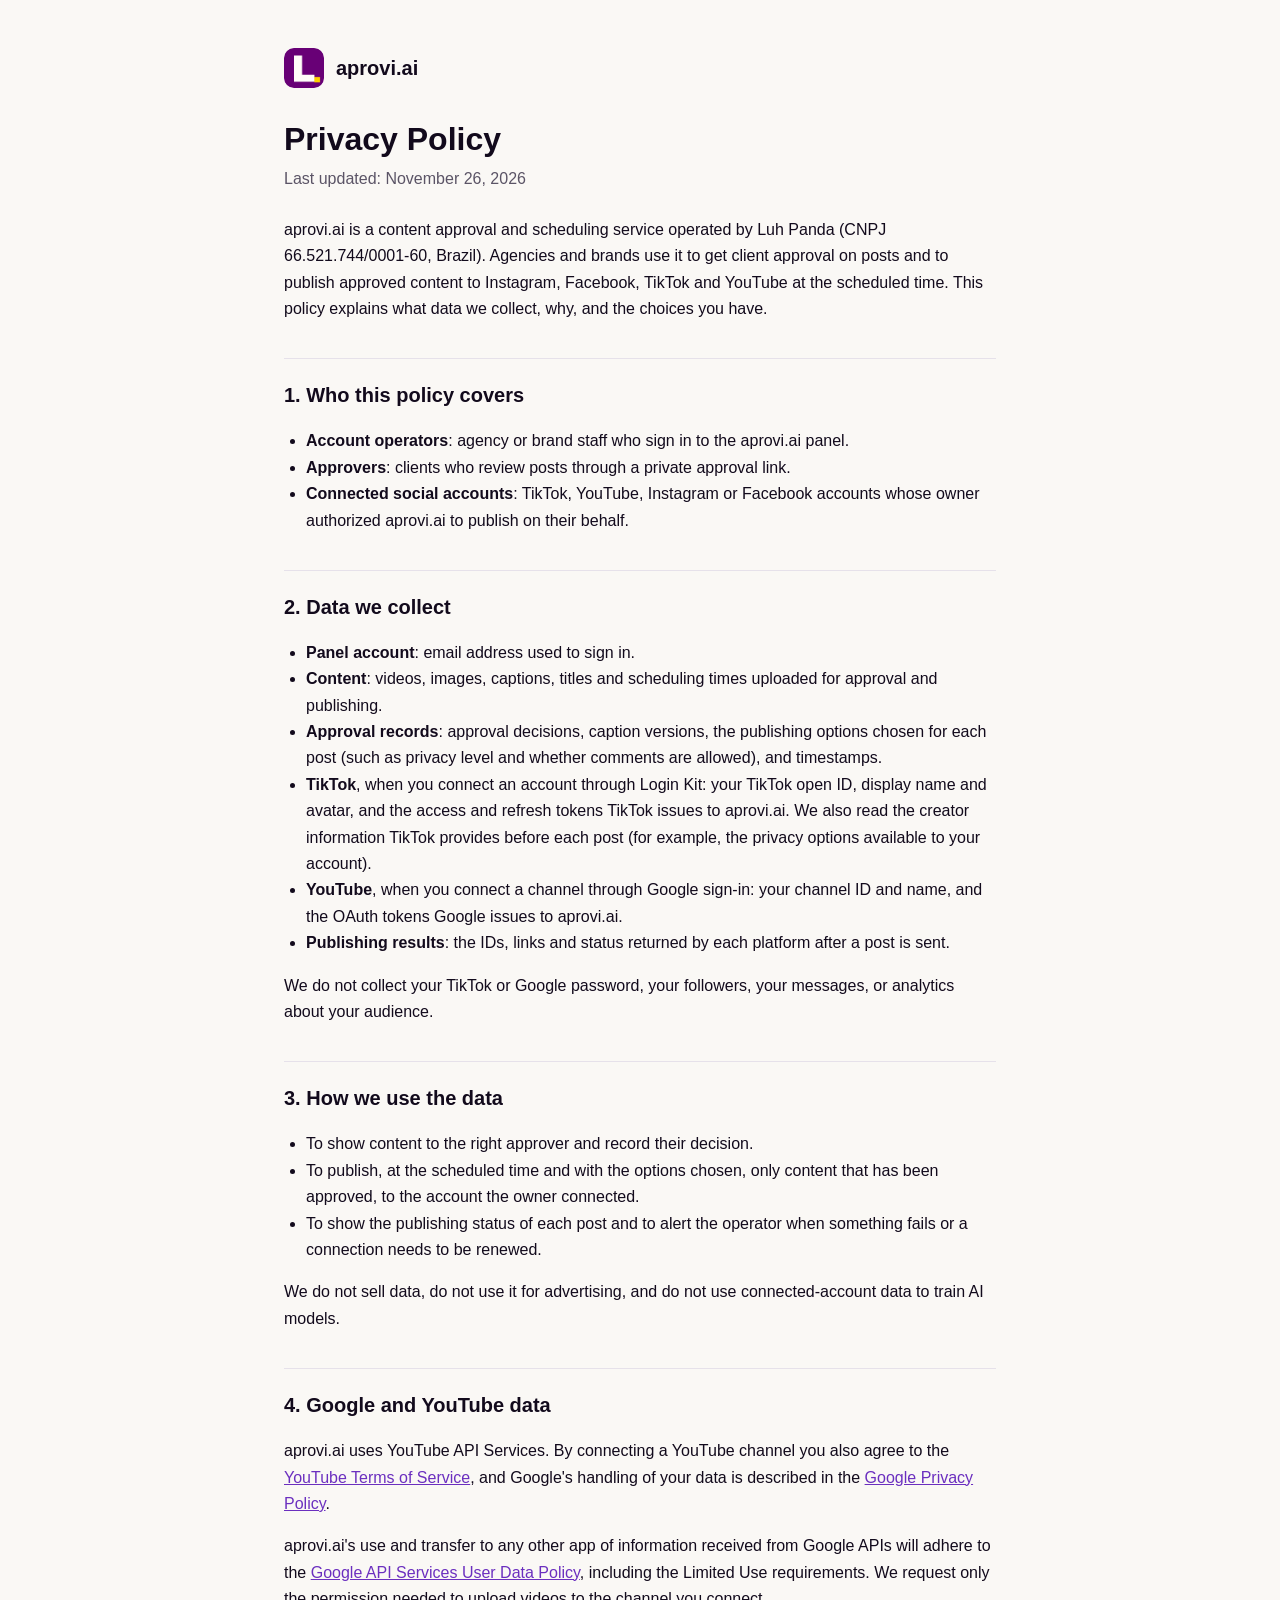
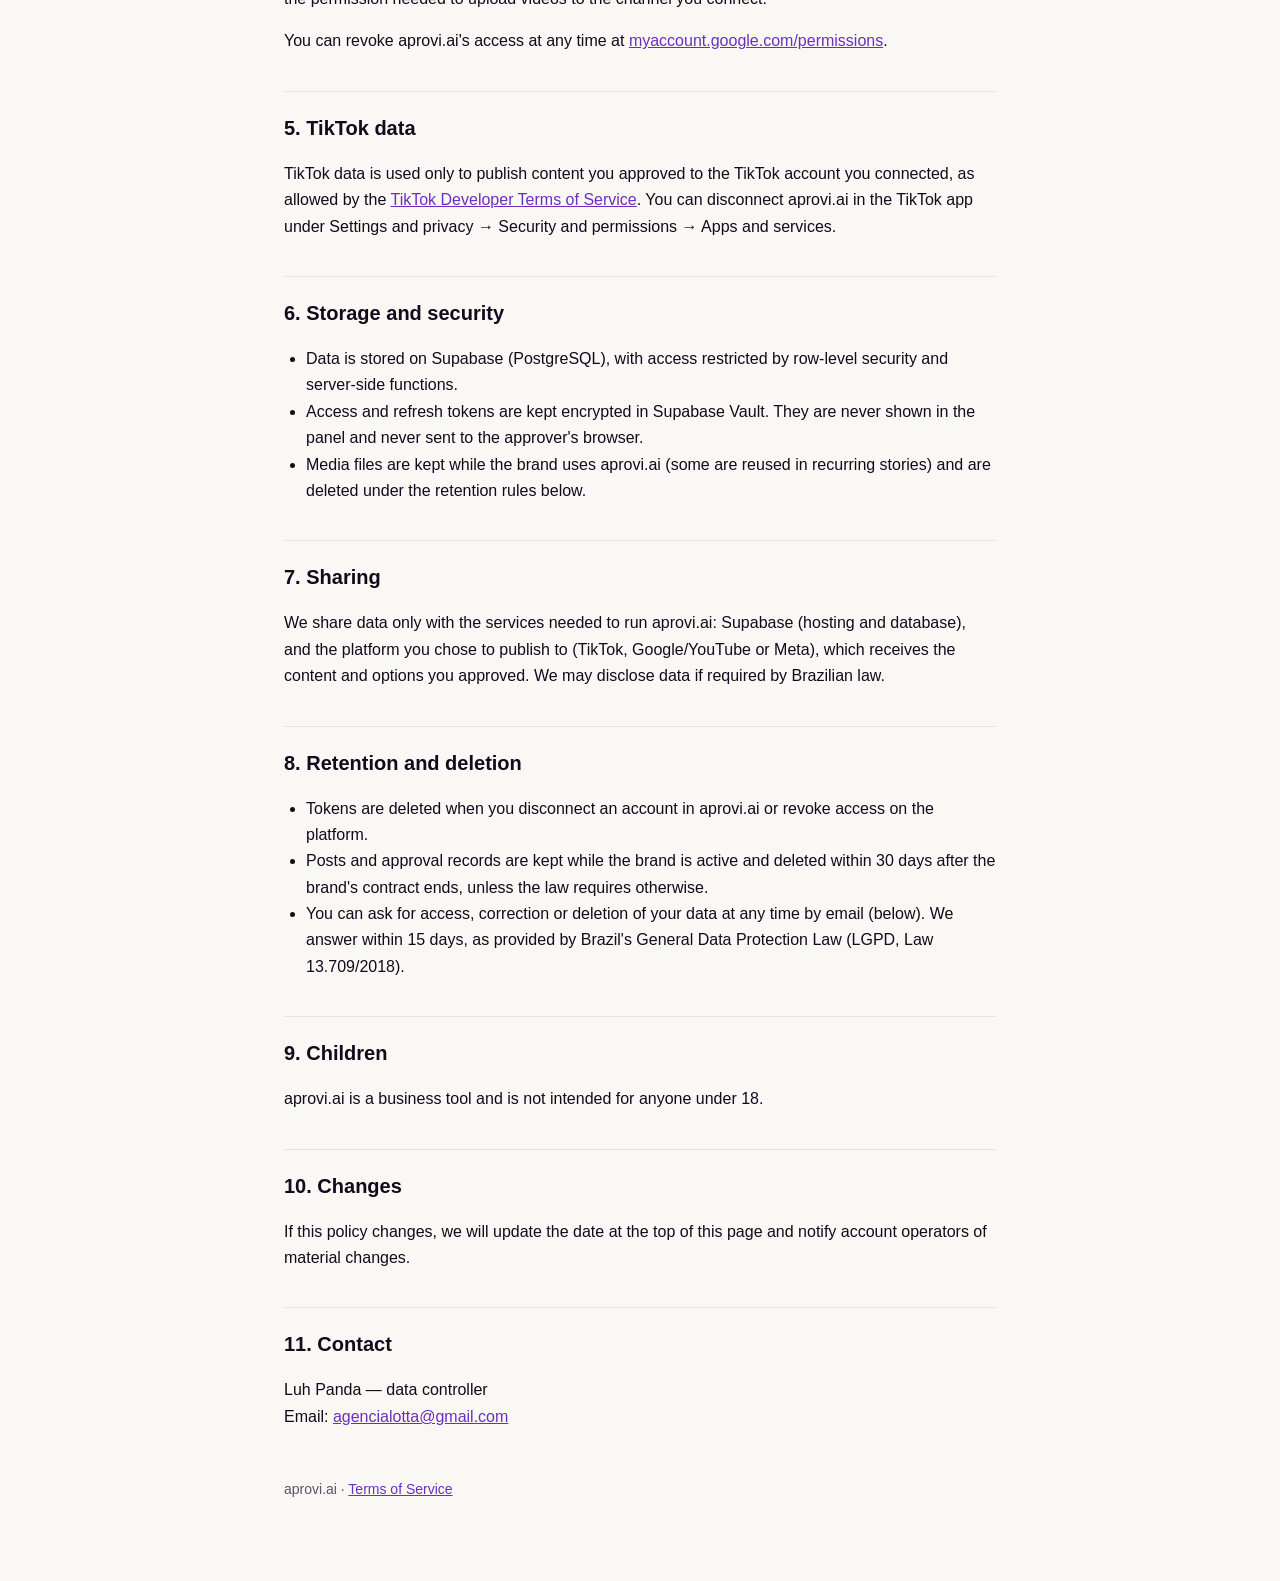
<file: privacidade.html>
<!doctype html>
<html lang="en">
<head>
<meta charset="utf-8">
<meta name="viewport" content="width=device-width, initial-scale=1">
<title>Privacy Policy — aprovi.ai</title>
<link rel="icon" href="favicon.ico">
<style>
  :root { --ink:#120a1c; --muted:#5b5466; --line:#e6e1ea; --bg:#faf8f5; }
  * { box-sizing:border-box; }
  body { margin:0; background:var(--bg); color:var(--ink); font:16px/1.65 -apple-system, BlinkMacSystemFont, "Segoe UI", Roboto, sans-serif; }
  main { max-width:760px; margin:0 auto; padding:48px 24px 80px; }
  header { display:flex; align-items:center; gap:12px; margin-bottom:32px; }
  header img { width:40px; height:40px; border-radius:10px; }
  header a { color:var(--ink); text-decoration:none; font-weight:700; font-size:20px; }
  h1 { font-size:32px; line-height:1.2; margin:0 0 8px; }
  h2 { font-size:20px; margin:36px 0 8px; padding-top:20px; border-top:1px solid var(--line); }
  .meta { color:var(--muted); margin:0 0 24px; }
  ul { padding-left:22px; }
  a { color:#6b2fbf; }
  footer { margin-top:48px; color:var(--muted); font-size:14px; }
</style>
</head>
<body>
<main>
<header><img src="assets/icon-192.png" alt=""><a href="./">aprovi.ai</a></header>

<h1>Privacy Policy</h1>
<p class="meta">Last updated: November 26, 2026</p>

<p>aprovi.ai is a content approval and scheduling service operated by Luh Panda (CNPJ 66.521.744/0001-60, Brazil). Agencies and brands use it to get client approval on posts and to publish approved content to Instagram, Facebook, TikTok and YouTube at the scheduled time. This policy explains what data we collect, why, and the choices you have.</p>

<h2>1. Who this policy covers</h2>
<ul>
  <li><strong>Account operators</strong>: agency or brand staff who sign in to the aprovi.ai panel.</li>
  <li><strong>Approvers</strong>: clients who review posts through a private approval link.</li>
  <li><strong>Connected social accounts</strong>: TikTok, YouTube, Instagram or Facebook accounts whose owner authorized aprovi.ai to publish on their behalf.</li>
</ul>

<h2>2. Data we collect</h2>
<ul>
  <li><strong>Panel account</strong>: email address used to sign in.</li>
  <li><strong>Content</strong>: videos, images, captions, titles and scheduling times uploaded for approval and publishing.</li>
  <li><strong>Approval records</strong>: approval decisions, caption versions, the publishing options chosen for each post (such as privacy level and whether comments are allowed), and timestamps.</li>
  <li><strong>TikTok</strong>, when you connect an account through Login Kit: your TikTok open ID, display name and avatar, and the access and refresh tokens TikTok issues to aprovi.ai. We also read the creator information TikTok provides before each post (for example, the privacy options available to your account).</li>
  <li><strong>YouTube</strong>, when you connect a channel through Google sign-in: your channel ID and name, and the OAuth tokens Google issues to aprovi.ai.</li>
  <li><strong>Publishing results</strong>: the IDs, links and status returned by each platform after a post is sent.</li>
</ul>
<p>We do not collect your TikTok or Google password, your followers, your messages, or analytics about your audience.</p>

<h2>3. How we use the data</h2>
<ul>
  <li>To show content to the right approver and record their decision.</li>
  <li>To publish, at the scheduled time and with the options chosen, only content that has been approved, to the account the owner connected.</li>
  <li>To show the publishing status of each post and to alert the operator when something fails or a connection needs to be renewed.</li>
</ul>
<p>We do not sell data, do not use it for advertising, and do not use connected-account data to train AI models.</p>

<h2>4. Google and YouTube data</h2>
<p>aprovi.ai uses YouTube API Services. By connecting a YouTube channel you also agree to the <a href="https://www.youtube.com/t/terms">YouTube Terms of Service</a>, and Google's handling of your data is described in the <a href="https://policies.google.com/privacy">Google Privacy Policy</a>.</p>
<p>aprovi.ai's use and transfer to any other app of information received from Google APIs will adhere to the <a href="https://developers.google.com/terms/api-services-user-data-policy">Google API Services User Data Policy</a>, including the Limited Use requirements. We request only the permission needed to upload videos to the channel you connect.</p>
<p>You can revoke aprovi.ai's access at any time at <a href="https://myaccount.google.com/permissions">myaccount.google.com/permissions</a>.</p>

<h2>5. TikTok data</h2>
<p>TikTok data is used only to publish content you approved to the TikTok account you connected, as allowed by the <a href="https://www.tiktok.com/legal/page/global/tik-tok-developer-terms-of-service/en">TikTok Developer Terms of Service</a>. You can disconnect aprovi.ai in the TikTok app under Settings and privacy → Security and permissions → Apps and services.</p>

<h2>6. Storage and security</h2>
<ul>
  <li>Data is stored on Supabase (PostgreSQL), with access restricted by row-level security and server-side functions.</li>
  <li>Access and refresh tokens are kept encrypted in Supabase Vault. They are never shown in the panel and never sent to the approver's browser.</li>
  <li>Media files are kept while the brand uses aprovi.ai (some are reused in recurring stories) and are deleted under the retention rules below.</li>
</ul>

<h2>7. Sharing</h2>
<p>We share data only with the services needed to run aprovi.ai: Supabase (hosting and database), and the platform you chose to publish to (TikTok, Google/YouTube or Meta), which receives the content and options you approved. We may disclose data if required by Brazilian law.</p>

<h2>8. Retention and deletion</h2>
<ul>
  <li>Tokens are deleted when you disconnect an account in aprovi.ai or revoke access on the platform.</li>
  <li>Posts and approval records are kept while the brand is active and deleted within 30 days after the brand's contract ends, unless the law requires otherwise.</li>
  <li>You can ask for access, correction or deletion of your data at any time by email (below). We answer within 15 days, as provided by Brazil's General Data Protection Law (LGPD, Law 13.709/2018).</li>
</ul>

<h2>9. Children</h2>
<p>aprovi.ai is a business tool and is not intended for anyone under 18.</p>

<h2>10. Changes</h2>
<p>If this policy changes, we will update the date at the top of this page and notify account operators of material changes.</p>

<h2>11. Contact</h2>
<p>Luh Panda — data controller<br>Email: <a href="mailto:agencialotta@gmail.com">agencialotta@gmail.com</a></p>

<footer>aprovi.ai · <a href="termos.html">Terms of Service</a></footer>
</main>
</body>
</html>
</file>
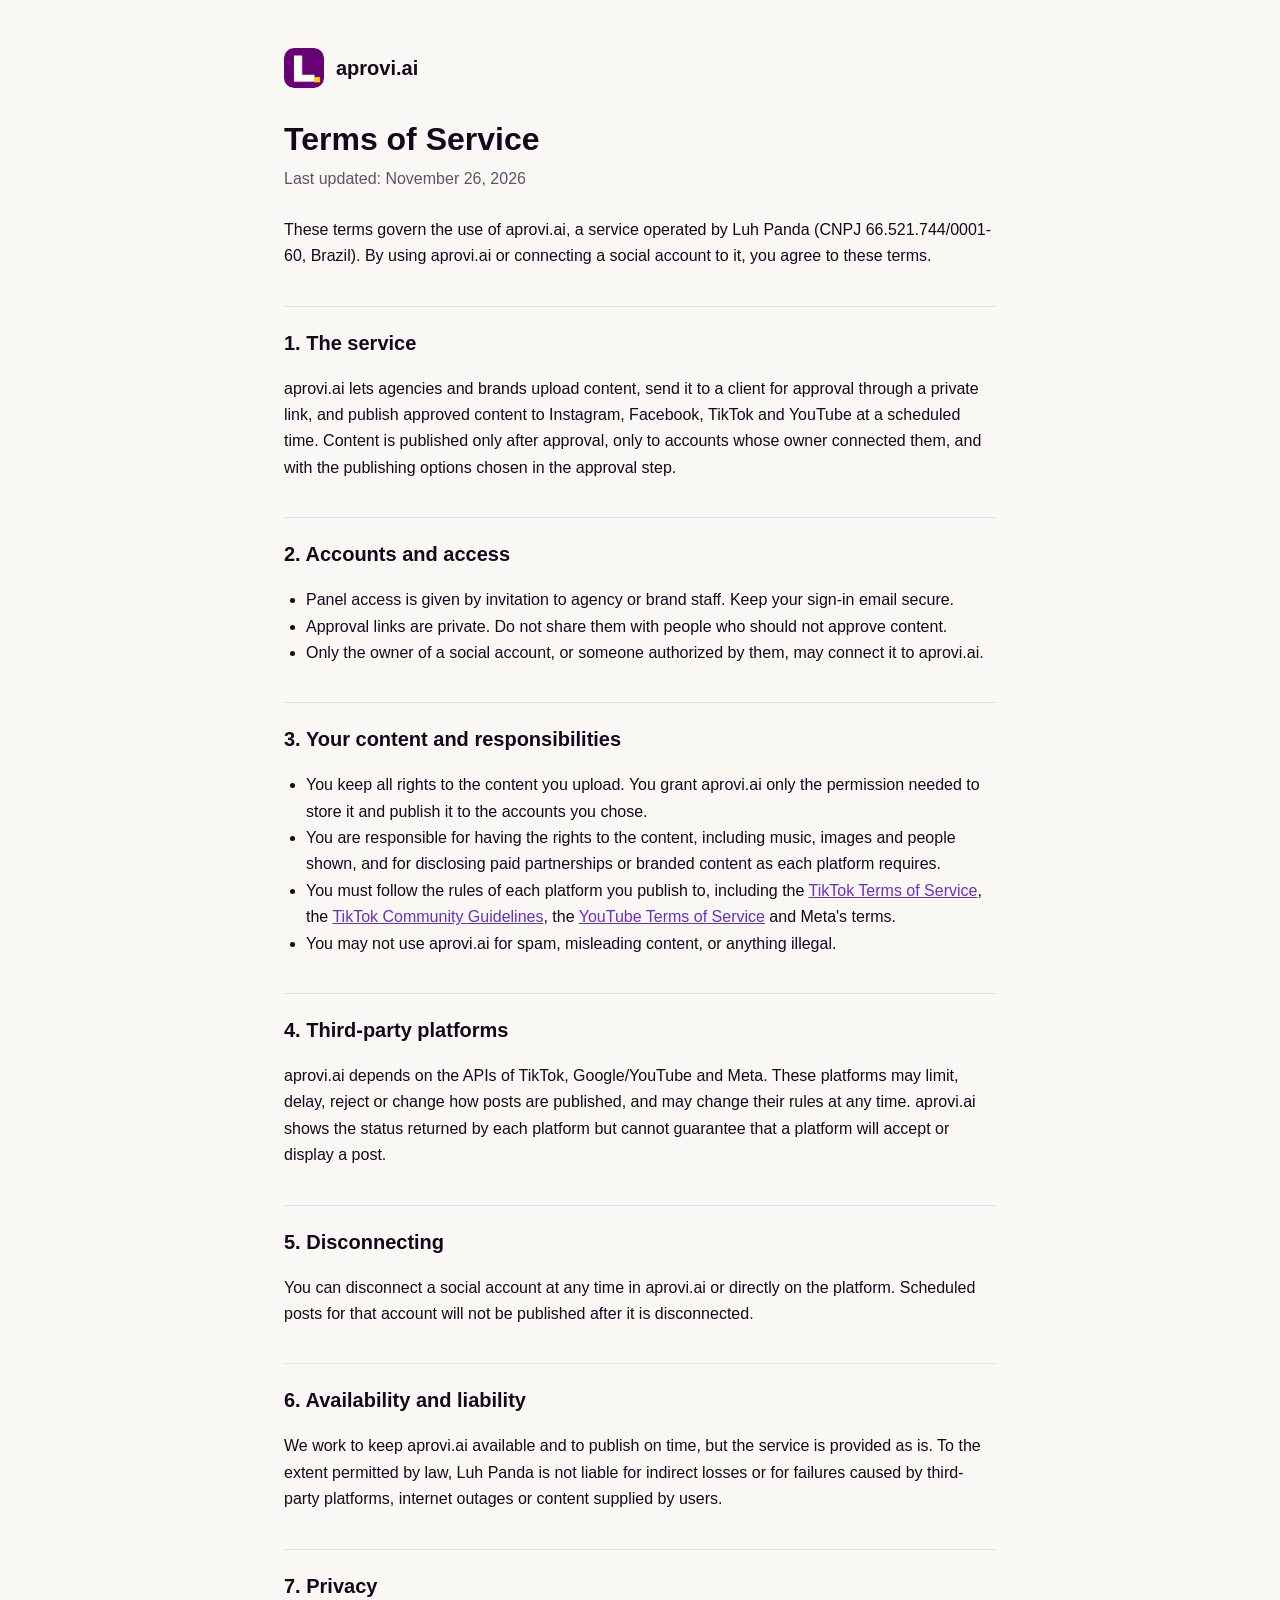
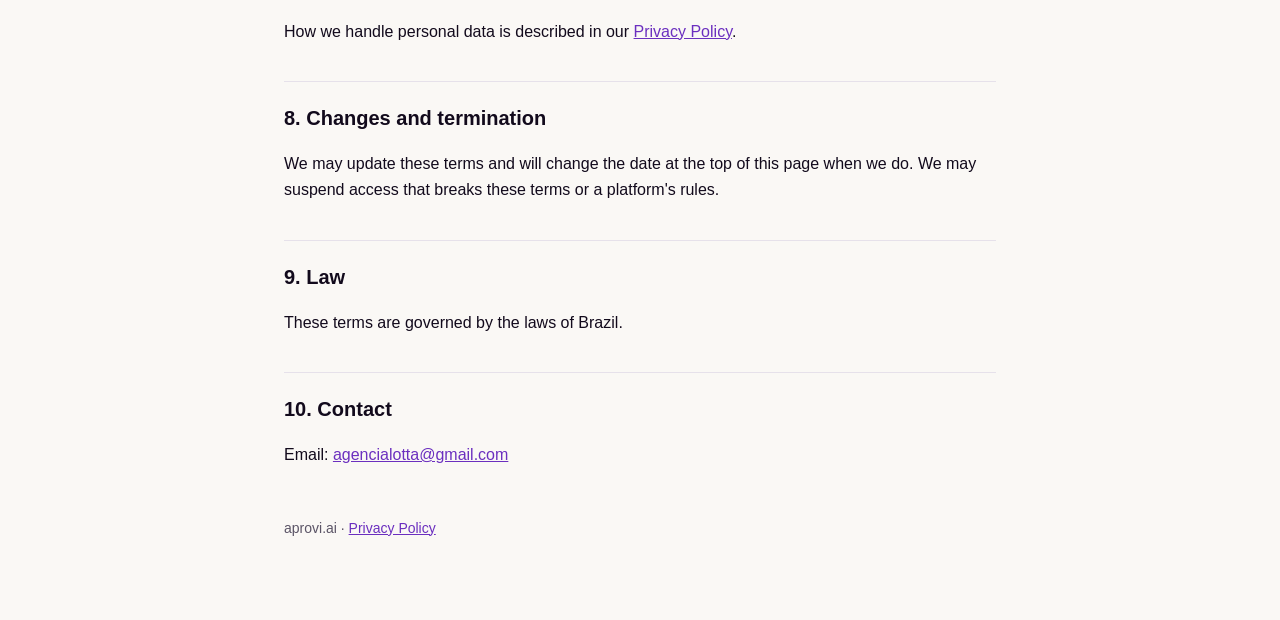
<file: termos.html>
<!doctype html>
<html lang="en">
<head>
<meta charset="utf-8">
<meta name="viewport" content="width=device-width, initial-scale=1">
<title>Terms of Service — aprovi.ai</title>
<link rel="icon" href="favicon.ico">
<style>
  :root { --ink:#120a1c; --muted:#5b5466; --line:#e6e1ea; --bg:#faf8f5; }
  * { box-sizing:border-box; }
  body { margin:0; background:var(--bg); color:var(--ink); font:16px/1.65 -apple-system, BlinkMacSystemFont, "Segoe UI", Roboto, sans-serif; }
  main { max-width:760px; margin:0 auto; padding:48px 24px 80px; }
  header { display:flex; align-items:center; gap:12px; margin-bottom:32px; }
  header img { width:40px; height:40px; border-radius:10px; }
  header a { color:var(--ink); text-decoration:none; font-weight:700; font-size:20px; }
  h1 { font-size:32px; line-height:1.2; margin:0 0 8px; }
  h2 { font-size:20px; margin:36px 0 8px; padding-top:20px; border-top:1px solid var(--line); }
  .meta { color:var(--muted); margin:0 0 24px; }
  ul { padding-left:22px; }
  a { color:#6b2fbf; }
  footer { margin-top:48px; color:var(--muted); font-size:14px; }
</style>
</head>
<body>
<main>
<header><img src="assets/icon-192.png" alt=""><a href="./">aprovi.ai</a></header>

<h1>Terms of Service</h1>
<p class="meta">Last updated: November 26, 2026</p>

<p>These terms govern the use of aprovi.ai, a service operated by Luh Panda (CNPJ 66.521.744/0001-60, Brazil). By using aprovi.ai or connecting a social account to it, you agree to these terms.</p>

<h2>1. The service</h2>
<p>aprovi.ai lets agencies and brands upload content, send it to a client for approval through a private link, and publish approved content to Instagram, Facebook, TikTok and YouTube at a scheduled time. Content is published only after approval, only to accounts whose owner connected them, and with the publishing options chosen in the approval step.</p>

<h2>2. Accounts and access</h2>
<ul>
  <li>Panel access is given by invitation to agency or brand staff. Keep your sign-in email secure.</li>
  <li>Approval links are private. Do not share them with people who should not approve content.</li>
  <li>Only the owner of a social account, or someone authorized by them, may connect it to aprovi.ai.</li>
</ul>

<h2>3. Your content and responsibilities</h2>
<ul>
  <li>You keep all rights to the content you upload. You grant aprovi.ai only the permission needed to store it and publish it to the accounts you chose.</li>
  <li>You are responsible for having the rights to the content, including music, images and people shown, and for disclosing paid partnerships or branded content as each platform requires.</li>
  <li>You must follow the rules of each platform you publish to, including the <a href="https://www.tiktok.com/legal/page/global/terms-of-service/en">TikTok Terms of Service</a>, the <a href="https://www.tiktok.com/community-guidelines">TikTok Community Guidelines</a>, the <a href="https://www.youtube.com/t/terms">YouTube Terms of Service</a> and Meta's terms.</li>
  <li>You may not use aprovi.ai for spam, misleading content, or anything illegal.</li>
</ul>

<h2>4. Third-party platforms</h2>
<p>aprovi.ai depends on the APIs of TikTok, Google/YouTube and Meta. These platforms may limit, delay, reject or change how posts are published, and may change their rules at any time. aprovi.ai shows the status returned by each platform but cannot guarantee that a platform will accept or display a post.</p>

<h2>5. Disconnecting</h2>
<p>You can disconnect a social account at any time in aprovi.ai or directly on the platform. Scheduled posts for that account will not be published after it is disconnected.</p>

<h2>6. Availability and liability</h2>
<p>We work to keep aprovi.ai available and to publish on time, but the service is provided as is. To the extent permitted by law, Luh Panda is not liable for indirect losses or for failures caused by third-party platforms, internet outages or content supplied by users.</p>

<h2>7. Privacy</h2>
<p>How we handle personal data is described in our <a href="privacidade.html">Privacy Policy</a>.</p>

<h2>8. Changes and termination</h2>
<p>We may update these terms and will change the date at the top of this page when we do. We may suspend access that breaks these terms or a platform's rules.</p>

<h2>9. Law</h2>
<p>These terms are governed by the laws of Brazil.</p>

<h2>10. Contact</h2>
<p>Email: <a href="mailto:agencialotta@gmail.com">agencialotta@gmail.com</a></p>

<footer>aprovi.ai · <a href="privacidade.html">Privacy Policy</a></footer>
</main>
</body>
</html>
</file>
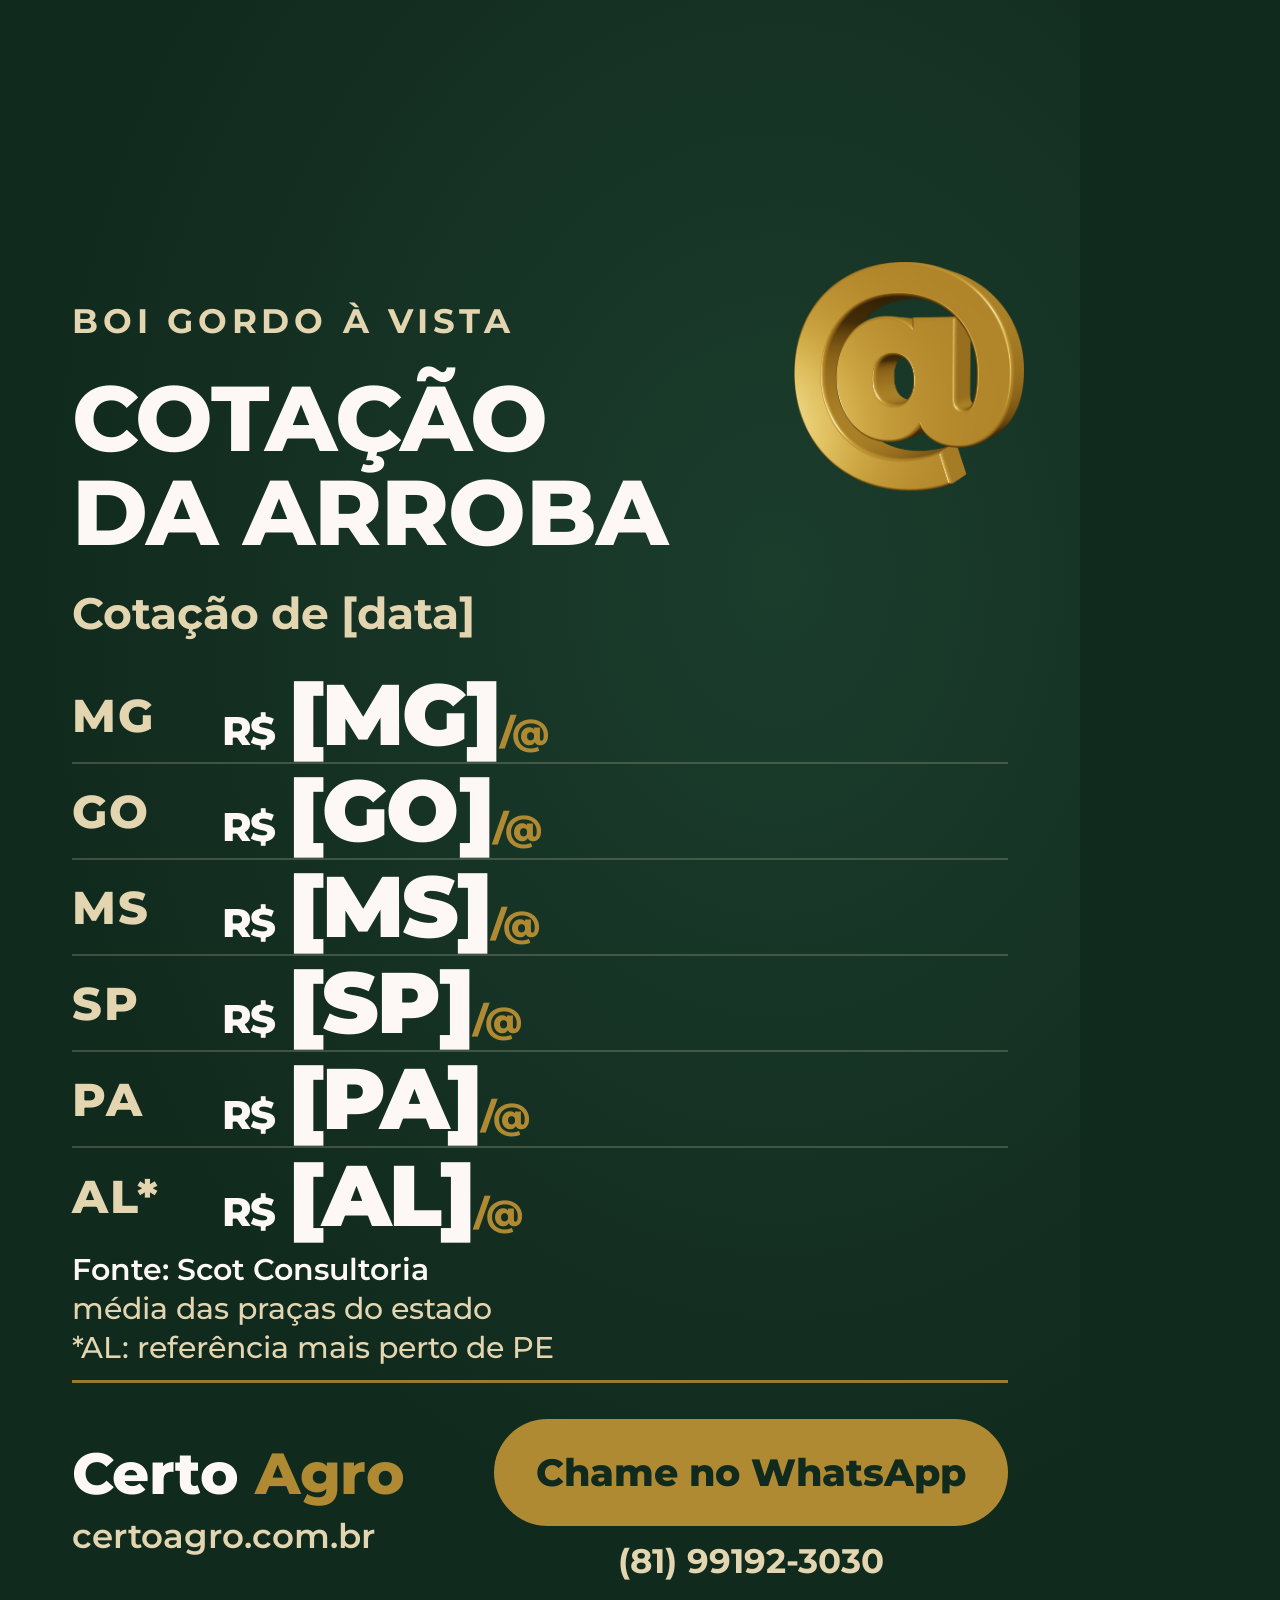
<file: automacoes/certo-agro/story-cotacao-molde-1080x1920.html>
<!doctype html>
<!--
  MOLDE: Story 9:16 da cotação diária da @ (Certo Agro). 1080x1920.
  Uso no n8n: trocar o texto literal dos 7 campos e renderizar o HTML em PNG 1080x1920
  (Chrome headless / Puppeteer / serviço HTML->imagem). Nada mais muda no arquivo.

  CAMPOS: 7 tokens literais entre colchetes (sigla da UF entre colchetes e a palavra data entre
  colchetes). Cada token aparece UMA única vez no arquivo, dentro de <span data-campo="...">,
  e este comentário NÃO contém os tokens (replace simples é seguro):
    data-campo MG, GO, MS, SP, PA, AL -> cotacao_arroba.valor_rs da praça, fonte Scot, formato brasileiro
                                 com 2 casas e vírgula, sem "R$" (o "R$" e o "/@" já estão no molde). Ex.: 349,50
    data-campo data           -> cotacao_arroba.data (a data da COTAÇÃO, não a do render), dd/mm/aaaa

  RODAPÉ FIXO (decisão da Luciana, 06/10/2026): botão "Chame no WhatsApp" todo dia. Story publicado
  pela API não aceita figurinha de link, então o botão é só visual; o número do chip comercial
  (81) 99192-3030 vai escrito embaixo dele. Se o chip mudar, trocar aqui.

  TRAVAS (mesmas do molde O2, roteiro "Orgânico — A Arroba da Semana — Molde"):
    1. As 6 praças com cotação da MESMA data. Se não, não renderiza.
    2. Cotação mais recente com mais de 3 dias úteis: não renderiza, avisa a Luciana.
    3. Ordem fixa MG, GO, MS, SP, PA, AL (05/11/2026: PA e AL entraram; AL = referência de PE, a Scot não publica PE). Nunca praça que o sistema não cobre.
    4. Nenhum preço escrito à mão: sempre da tabela no dia do render.

  Dependências: fonte Montserrat via Google Fonts (o render precisa de internet) e as
  imagens (@ 3D) já vão embutidas em base64, sem arquivo externo.
  Layout respeita as áreas mortas do story: topo 250px e base 320px sem texto.
-->
<html lang="pt-BR"><head><meta charset="utf-8"><link rel="preconnect" href="https://fonts.googleapis.com"><link rel="preconnect" href="https://fonts.gstatic.com" crossorigin><link href="https://fonts.googleapis.com/css2?family=Montserrat:wght@400;500;600;700;800;900&display=block" rel="stylesheet"><style>
*{margin:0;padding:0;box-sizing:border-box}
html,body{width:1080px;height:1920px;overflow:hidden;background:#112A1E}
.card{position:relative;width:1080px;height:1920px;font-family:'Montserrat',sans-serif;overflow:hidden;-webkit-font-smoothing:antialiased}
.verde{background:radial-gradient(ellipse 95% 70% at 72% 30%,#1B3D2C 0%,#112A1E 72%);color:#FDF8F5}
.abs{position:absolute}
.kicker{font-size:34px;font-weight:700;letter-spacing:.14em;text-transform:uppercase;line-height:1.25;color:#E2D5B0}
.titulo{font-weight:800;text-transform:uppercase;line-height:1.03;letter-spacing:-.01em}
.ouro{color:#B08A33}
.apoio{font-size:40px;font-weight:500;line-height:1.3;color:#FDF8F5}
.rodape{position:absolute;left:72px;right:72px;display:flex;justify-content:space-between;align-items:center;border-top:3px solid rgba(176,138,51,.85)}
.marca{font-size:62px;font-weight:800;letter-spacing:-.01em;line-height:1}
.marca .agro{color:#B08A33}
.site{font-size:34px;font-weight:600;margin-top:12px;color:#E2D5B0}
.selo{width:136px;height:136px;border-radius:50%;background:#FDF8F5;border:5px solid #B08A33;display:flex;align-items:center;justify-content:center;box-shadow:0 10px 30px rgba(0,0,0,.25)}
.selo img{width:100px;height:100px;object-fit:contain}
.botao{display:inline-block;background:#B08A33;color:#112A1E;font-weight:800;border-radius:999px;white-space:nowrap}
.tarja{position:absolute;font-size:30px;font-weight:700;background:#E2D5B0;color:#112A1E;padding:12px 24px;border-radius:999px;box-shadow:0 6px 18px rgba(0,0,0,.25);white-space:nowrap}
.pend{border:4px dashed #B08A33;border-radius:28px;display:flex;flex-direction:column;align-items:center;justify-content:center;text-align:center;padding:24px;background:#FBF4E8;color:#112A1E}
.pend b{font-size:44px;font-weight:800;color:#8A6A22}
.pend span{font-size:32px;font-weight:600;margin-top:14px;line-height:1.3;color:#2A4535}

.linhas{position:absolute;left:72px;right:72px}
.linha{display:flex;align-items:center;border-bottom:2px solid rgba(226,213,176,.22)}
.linha:last-child{border-bottom:none}
.uf{font-weight:800;color:#E2D5B0;letter-spacing:.04em}
.valor{flex:1;font-weight:900;letter-spacing:-.02em;white-space:nowrap;line-height:1}
.valor .rs{font-weight:800;color:#FDF8F5;margin-right:14px}
.valor .por{color:#B08A33;font-weight:800}
.fonte{position:absolute;left:72px;right:72px;font-size:36px;font-weight:500;line-height:1.3;color:#FDF8F5}
.exemplo{position:absolute;font-size:34px;font-weight:800;letter-spacing:.16em;background:#E2D5B0;color:#112A1E;padding:12px 26px;border-radius:12px;transform:rotate(-4deg);box-shadow:0 8px 20px rgba(0,0,0,.3)}
</style></head><body><div class="card verde"><img class="abs" src="[data-uri]" style="right:56px;top:262px;width:230px"><div class="abs" style="left:72px;top:300px"><div class="kicker">Boi gordo à vista</div><div class="titulo" style="font-size:92px;margin-top:28px">Cotação<br>da arroba</div><div style="font-size:44px;font-weight:700;color:#E2D5B0;margin-top:26px">Cotação de <span data-campo="data">[data]</span></div></div><div class="linhas" style="top:668px"><div class="linha" style="height:96px"><div class="uf" style="width:150px;font-size:46px">MG</div><div class="valor" style="font-size:86px"><span class="rs" style="font-size:40px">R$</span><span data-campo="MG">[MG]</span><span class="por" style="font-size:36px">/@</span></div></div><div class="linha" style="height:96px"><div class="uf" style="width:150px;font-size:46px">GO</div><div class="valor" style="font-size:86px"><span class="rs" style="font-size:40px">R$</span><span data-campo="GO">[GO]</span><span class="por" style="font-size:36px">/@</span></div></div><div class="linha" style="height:96px"><div class="uf" style="width:150px;font-size:46px">MS</div><div class="valor" style="font-size:86px"><span class="rs" style="font-size:40px">R$</span><span data-campo="MS">[MS]</span><span class="por" style="font-size:36px">/@</span></div></div><div class="linha" style="height:96px"><div class="uf" style="width:150px;font-size:46px">SP</div><div class="valor" style="font-size:86px"><span class="rs" style="font-size:40px">R$</span><span data-campo="SP">[SP]</span><span class="por" style="font-size:36px">/@</span></div></div><div class="linha" style="height:96px"><div class="uf" style="width:150px;font-size:46px">PA</div><div class="valor" style="font-size:86px"><span class="rs" style="font-size:40px">R$</span><span data-campo="PA">[PA]</span><span class="por" style="font-size:36px">/@</span></div></div><div class="linha" style="height:96px"><div class="uf" style="width:150px;font-size:46px">AL*</div><div class="valor" style="font-size:86px"><span class="rs" style="font-size:40px">R$</span><span data-campo="AL">[AL]</span><span class="por" style="font-size:36px">/@</span></div></div></div><div class="fonte" style="top:1250px;font-size:30px;font-weight:600">Fonte: Scot Consultoria<br><span style="font-weight:500;color:#E2D5B0">média das praças do estado</span><br><span style="font-weight:500;color:#E2D5B0">*AL: referência mais perto de PE</span></div><div class="rodape" style="top:1380px;padding-top:36px"><div><div class="marca" style="font-size:58px">Certo <span class="agro">Agro</span></div><div class="site">certoagro.com.br</div></div><div><div class="botao" style="font-size:38px;padding:30px 42px">Chame no WhatsApp</div><div style="font-size:34px;font-weight:700;color:#E2D5B0;text-align:center;margin-top:14px">(81) 99192-3030</div></div></div></div></body></html>
</file>
